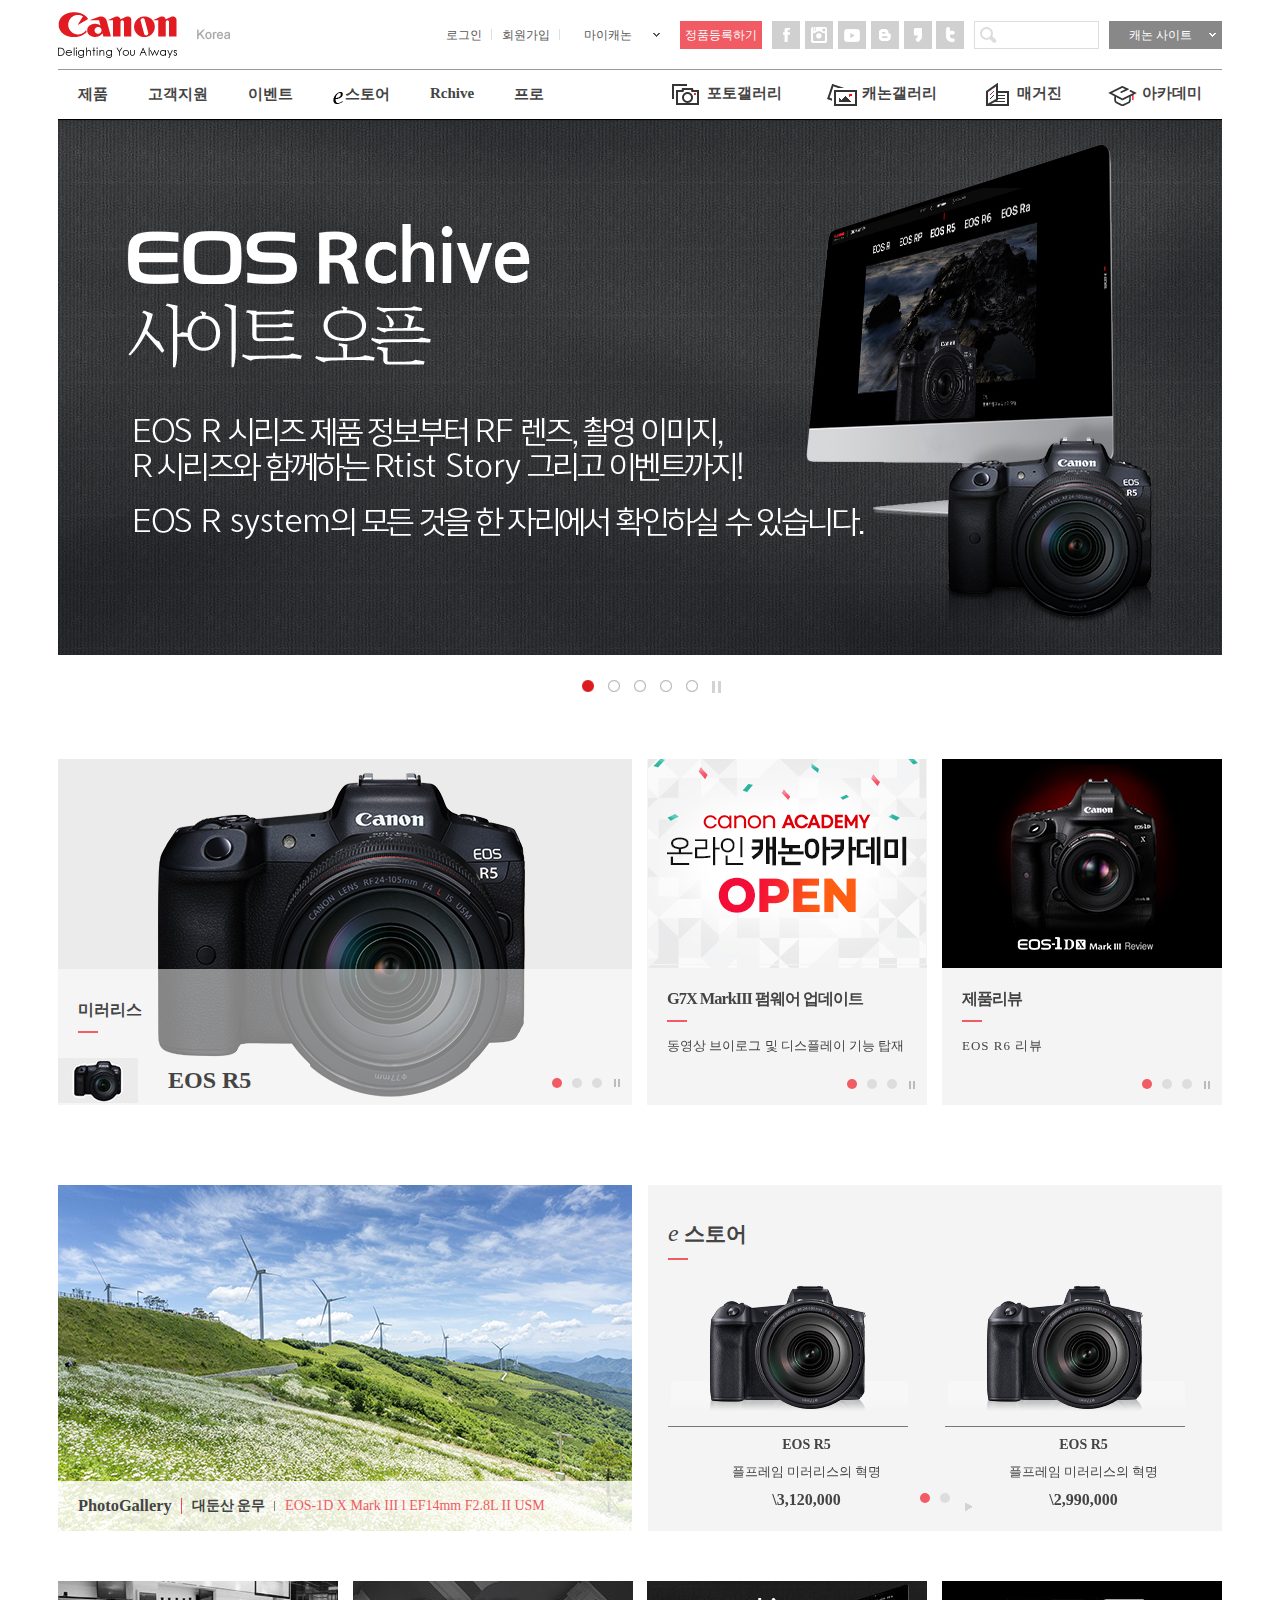
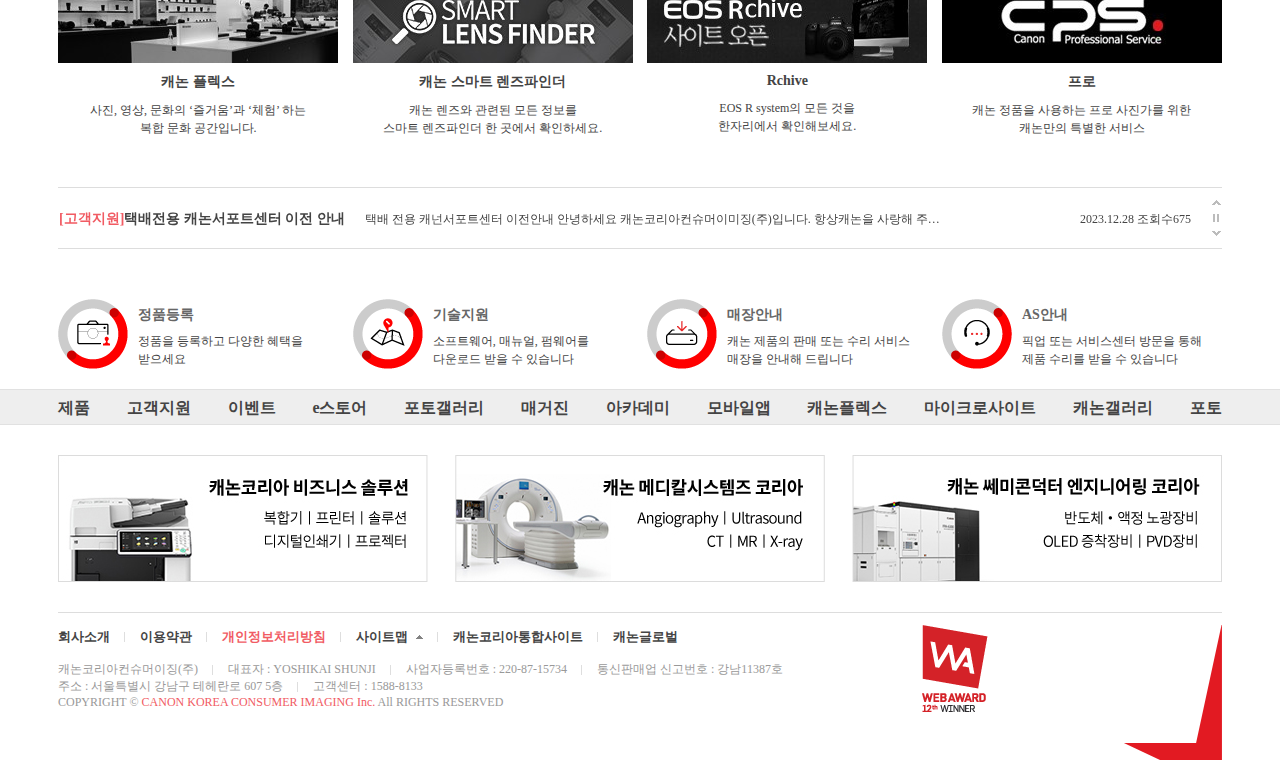
<file: index.html>
<!DOCTYPE html>
<html lang="ko">

<head>
    <meta charset="UTF-8">
    <meta name="viewport" content="width=device-width, initial-scale=1.0">
    <title>캐논코리아 주식회사</title>
    <link rel="shortcut icon" href="favicon.ico" type="image/x-icon">
    <link rel="stylesheet" href="css/slick.css">
    <link rel="stylesheet" href="css/reset.css">
    <link rel="stylesheet" href="css/index.css">
    <script src="js/jquery-3.7.1.js"></script>
    <script src="js/slick.js"></script>
    <script src="js/index.js"></script>
</head>

<body>
    <div id="wrap">
        <header id="header">
            <div class="head_inner">
                <div class="h_top">
                    <h1 class="logo"><a href="#">logo</a></h1>
                    <nav class="nav">
                        <ul class="util">
                            <li class="util_log"><a href="#">로그인</a></li>
                            <li class="util_join"><a href="#">회원가입</a></li>
                            <li class="util_myca">
                                <a href="#">마이캐논</a>
                                <ul class="my">
                                    <li><a href="#">마이 정품등록</a></li>
                                    <li><a href="#">마이 쿠폰</a></li>
                                    <li><a href="#">주문/배송조회</a></li>
                                    <li><a href="#">장바구니</a></li>
                                </ul><!-- my -->
                            </li><!-- util_myca -->
                            <li class="util_legist"><a href="#">정품등록하기</a></li>
                            <li class="util_sns"><a href="#">sns</a></li>
                            <li class="util_search"><input type="text"></li>
                            <li class="util_site"><a href="#">캐논 사이트</a></li>
                        </ul><!-- util -->
                    </nav><!-- nav -->
                </div><!-- h_top -->
                <div class="h_bottom">
                    <ul class="gnb">
                        <li class="gnb_p">
                            <a href="#">제품</a>
                            <div class="d_wrap">
                                <ul class="g_banner">
                                    <li><a href="#"><img src="images/1536841390688_86nAOe3K5V.jpg" alt="lens"></a></li>
                                    <li><a href="#"><img src="images/gnbban_product_discontinue.png" alt="product"></a>
                                    </li>
                                </ul><!-- g_banner -->
                                <ul class="g_depth">
                                    <li>
                                        <a href="#"><img src="images/lnb_prod_bg1_1.png" alt="bg1">
                                            <p>DSLR</p>
                                        </a>
                                    </li>
                                    <li>
                                        <a href="#"><img src="images/lnb_prod_bg21.png" alt="bg2">
                                            <p>미러리스</p>
                                        </a>
                                    </li>
                                    <li>
                                        <a href="#"><img src="images/lnb_prod_bg3.png" alt="bg3">
                                            <p>렌즈</p>
                                        </a>
                                    </li>
                                    <li>
                                        <a href="#"><img src="images/lnb_prod_bg41.png" alt="bg4">
                                            <p>컴팩트 카메라</p>
                                        </a>
                                    </li>
                                    <li>
                                        <a href="#"><img src="images/lnb_prod_bg5.png" alt="bg5">
                                            <p>포토프린터</p>
                                        </a>
                                    </li>
                                    <li>
                                        <a href="#"><img src="images/lnb_prod_bg6.png" alt="bg6">
                                            <p>캠코더</p>
                                        </a>
                                    </li>
                                    <li>
                                        <a href="#"><img src="images/lnb_prod_bg7.png" alt="bg7">
                                            <p>시네마 EOS</p>
                                        </a>
                                    </li>
                                    <li>
                                        <a href="#"><img src="images/lnb_prod_bg8.png" alt="bg8">
                                            <p>BCTV</p>
                                        </a>
                                    </li>
                                    <li>
                                        <a href="#"><img src="images/lnb_prod_bg9.png" alt="bg9">
                                            <p>디스플레이</p>
                                        </a>
                                    </li>
                                    <li>
                                        <a href="#"><img src="images/lnb_prod_bg11.png" alt="bg10">
                                            <p>쌍안경</p>
                                        </a>
                                    </li>
                                    <li>
                                        <a href="#"><img src="images/lnb_prod_bg15.png" alt="bg11">
                                            <p>프로젝터</p>
                                        </a>
                                    </li>
                                    <li>
                                        <a href="#"><img src="images/lnb_prod_bg12.png" alt="bg12">
                                            <p>액세서리</p>
                                        </a>
                                    </li>
                                </ul><!-- g_depth -->
                            </div><!-- d_wrap -->
                        </li><!-- gnb_p -->
                        <li><a href="#">고객지원</a></li>
                        <li><a href="#">이벤트</a></li>
                        <li><a href="#"><span class="e_img">e</span>스토어</a></li>
                        <li><a href="#">Rchive</a></li>
                        <li><a href="#">프로</a></li>
                    </ul><!-- gnb -->
                    <ul class="g_gallery">
                        <li class="g_p"><a href="#"><span>g</span>포토갤러리</a></li>
                        <li class="g_c"><a href="#"><span>g</span>캐논갤러리</a></li>
                        <li class="g_m"><a href="#"><span>g</span>매거진</a></li>
                        <li class="g_a"><a href="#"><span>g</span>아카데미</a></li>
                    </ul><!-- g_gallery -->
                </div><!-- h_bottom -->
            </div><!-- head_inner -->
        </header><!-- header -->

        <section id="section">
            <div class="main_visual">
                <ul class="move">
                    <li><a href="#"><img src="images/main1.jpg" alt="main1"></a></li>
                    <li><a href="#"><img src="images/main2.jpg" alt="main2"></a></li>
                    <li><a href="#"><img src="images/main3.jpg" alt="main3"></a></li>
                    <li><a href="#"><img src="images/main4.jpg" alt="main4"></a></li>
                    <li><a href="#"><img src="images/main5.jpg" alt="main5"></a></li>
                </ul><!-- move -->
                <button class="stop">정지</button>
            </div><!-- main_visual -->
            <div class="main1">
                <div class="photo_wrap">
                    <ul class="photo">
                        <li>
                            <a href="#">
                                <img src="images/1594281520529_r31f92akRk.jpg" alt="미러리스">
                                <div class="p_title">
                                    <h3>미러리스</h3>
                                    <div class="line"></div>
                                    <img src="images/1594281683025_Q3ICK0gBde.jpg" alt="EOS R5">
                                    <h2>EOS R5</h2>
                                </div><!-- p_title -->
                            </a>
                        </li>
                        <li>
                            <a href="#">
                                <img src="images/1592811586255_BBiGcs4QwO.jpg" alt="DSLR">
                                <div class="p_title">
                                    <h3>DSLR</h3>
                                    <div class="line"></div>
                                    <img src="images/1590474358464_Brp8gcpzSQ.png" alt="EOS R5">
                                    <h2>EOS R5</h2>
                                </div><!-- p_title -->
                            </a>
                        </li>
                        <li>
                            <a href="#">
                                <img src="images/1594281753186_Np2FESZgEU.jpg" alt="미러리스">
                                <div class="p_title">
                                    <h3>RF렌즈</h3>
                                    <div class="line"></div>
                                    <img src="images/1594281759405_aMVC36TUDk.jpg" alt="EOS R5">
                                    <h2>EOS R5</h2>
                                </div><!-- p_title -->
                            </a>
                        </li>

                    </ul><!-- photo -->
                    <button class="p_stop">정지</button>

                </div><!-- photo_wrap -->
                <div class="banner_wrap">
                    <ul class="banner">
                        <li>
                            <a href="#">
                                <img src="images/1590549708724_7T7ibzzM58.jpg" alt="">
                                <div class="b_title">
                                    <h3>G7X MarkIII 펌웨어 업데이트</h3>
                                    <div class="line"></div>
                                    <p>동영상 브이로그 및 디스플레이 기능 탑재</p>
                                </div><!-- b_title -->
                            </a>
                        </li>
                        <li>
                            <a href="#">
                                <img src="images/1590549708724_7T7ibzzM58.jpg" alt="">
                                <div class="b_title">
                                    <h3>아카데미 10월 강의</h3>
                                    <div class="line"></div>
                                    <p>실시간 비대면으로 만나는 캐논 아카데미 사진, 영상 강의</p>
                                </div><!-- b_title -->
                            </a>
                        </li>
                        <li>
                            <a href="#">
                                <img src="images/1590549708724_7T7ibzzM58.jpg" alt="">
                                <div class="b_title">
                                    <h3>EOS 웹캠 유틸리티 소프트웨어 출시</h3>
                                    <div class="line"></div>
                                    <p>캐논 카메라를 웹캠으로 변환해주는 소프트웨어</p>
                                </div><!-- b_title -->
                            </a>
                        </li>
                    </ul><!-- banner -->
                    <button class="b_stop">정지</button>
                </div><!-- banner_wrap -->
                <div class="view_wrap">
                    <ul class="viewer">
                        <li>
                            <a href="#">
                                <img src="images/1587000646594_6GRdMIGKi0.jpg" alt="">
                                <div class="v_title">
                                    <h3>제품리뷰</h3>
                                    <div class="line"></div>
                                    <p>EOS R6 리뷰</p>
                                </div><!-- v_title -->
                            </a>
                        </li>
                        <li>
                            <a href="#">
                                <img src="images/1587000646594_6GRdMIGKi0.jpg" alt="">
                                <div class="v_title">
                                    <h3>스마트 렌즈 파인더</h3>
                                    <div class="line"></div>
                                    <p>캐논 렌즈를 찾는 스마트한 방법!</p>
                                </div><!-- v_title -->
                            </a>
                        </li>
                        <li>
                            <a href="#">
                                <img src="images/1587000646594_6GRdMIGKi0.jpg" alt="">
                                <div class="v_title">
                                    <h3>제품 리뷰</h3>
                                    <div class="line"></div>
                                    <p>canon Log에 관한 모든것</p>
                                </div><!-- v_title -->
                            </a>
                        </li>
                    </ul><!-- viewer -->
                    <button class="v_stop">정지</button>
                </div><!-- view_wrap -->
            </div><!-- main1 -->
            <div class="main2">
                <div class="gallery">
                    <a href="#">
                        <img src="images/1594618392361_UW8Jt9zjzO.jpg" alt="">
                        <div class="g_title">
                            <h3>PhotoGallery</h3>
                            <h4>대둔산 운무</h4>
                            <p>EOS-1D X Mark III l EF14mm F2.8L II USM</p>
                        </div><!-- g_title -->
                    </a>
                </div><!-- gallery -->
                <div class="e_store">
                    <h2><span>e</span>스토어</h2>
                    <div class="line"></div>
                    <ul class="store">
                        <li>
                            <a href="#">
                                <img src="images/1589358791875_kz2Z81kwGs.jpg" alt="">
                                <h3>EOS R5</h3>
                                <p>플프레임 미러리스의 혁명</p>
                                <p class="price">\3,120,000</p>
                            </a>
                        </li>
                        <li>
                            <a href="#">
                                <img src="images/1589358791875_kz2Z81kwGs.jpg" alt="">
                                <h3>EOS R5</h3>
                                <p>플프레임 미러리스의 혁명</p>
                                <p class="price">\2,990,000</p>
                            </a>
                        </li>
                        <li>
                            <a href="#">
                                <img src="images/1589358791875_kz2Z81kwGs.jpg" alt="">
                                <h3>EOS R5</h3>
                                <p>플프레임 미러리스의 혁명</p>
                                <p class="price">\3,330,000</p>
                            </a>
                        </li>
                        <li>
                            <a href="#">
                                <img src="images/1589358791875_kz2Z81kwGs.jpg" alt="">
                                <h3>EOS R5</h3>
                                <p>플프레임 미러리스의 혁명</p>
                                <p class="price">\2,540,000</p>
                            </a>
                        </li>
                    </ul><!-- store -->
                    <button class="e_play">재생</button>
                </div><!-- e_store -->

            </div><!-- main2 -->

            <div class="main3">
                <ul class="main3_list">
                    <li>
                        <a href="#">
                            <img src="images/1580721177237_MTqzuOU3n5.jpg" alt="">
                            <h4>캐논 플렉스</h4>
                            <p>
                                사진, 영상, 문화의 ‘즐거움’과 ‘체험’ 하는 <br>
                                복합 문화 공간입니다.
                            </p>
                        </a>
                    </li>
                    <li>
                        <a href="#">
                            <img src="images/1492676215327_lSMYTk9ryV.jpg" alt="">
                            <h4>캐논 스마트 렌즈파인더</h4>
                            <p>
                                캐논 렌즈와 관련된 모든 정보를 <br>
                                스마트 렌즈파인더 한 곳에서 확인하세요.
                            </p>
                        </a>
                    </li>
                    <li>
                        <a href="#">
                            <img src="images/1594800250965_SsbWGJfmxv.jpg" alt="">
                            <h4>Rchive</h4>
                            <p>
                                EOS R system의 모든 것을 <br>
                                한자리에서 확인해보세요.
                            </p>
                        </a>
                    </li>
                    <li>
                        <a href="#">
                            <img src="images/1423707176234_CA5pzvvvIH.jpg" alt="">
                            <h4>프로</h4>
                            <p>
                                캐논 정품을 사용하는 프로 사진가를 위한 <br>
                                캐논만의 특별한 서비스
                            </p>
                        </a>
                    </li>
                </ul><!-- main3_list -->
            </div><!-- main3 -->

            <div class="main4">
                <ul class="notice">
                    <li>
                        <a href="#">
                            <h4><span>[고객지원]</span>택배전용 캐논서포트센터 이전 안내</h4>
                            <p>
                                택배 전용 캐넌서포트센터 이전안내 안녕하세요 캐논코리아컨슈머이미징(주)입니다. 항상캐논을 사랑해 주시는 고객님께
                            </p>
                        </a>
                        <p class="date">2023.12.28 조회수675</p>
                    </li>
                    <li>
                        <a href="#">
                            <h4><span>[고객지원]</span>캐논 서프트 센터 영업변경 안내</h4>
                            <p>
                                캐논 서포트 센터 영엽 변경 안내 안녕하세요 캐넌코리아슈머이미징(주)입니다. 항상 캐논 제품을 사랑해 주시는 고객님께
                            </p>
                        </a>
                        <p class="date">2023.12.28 조회수1,234</p>
                    </li>
                    <li>
                        <a href="#">
                            <h4><span>[아카데미]</span>캐논아카데미 12월 휴강 안내</h4>
                            <p>
                                안녕하세요 캐논아케데미입니다. 코로나 19 바이러스의 지속적인 확산으로 인해 서울, 부산 캐논아카데미에서 진행되는 오프라인 강의
                            </p>
                        </a>
                        <p class="date">2023.12.28 조회수712</p>
                    </li>
                    <li>
                        <a href="#">
                            <h4><span>[이스토어]</span>카드행사]2023년 12월 무이자 행사 안내</h4>
                            <p>
                                안녕하세요 캐논코리아컨수머이미징 입니다. 이스토어를 이용해주시는 고객님께 감사드리며, 10월 부분 무이자 할부를
                            </p>
                        </a>
                        <p class="date">2023.12.28 조회수478</p>
                    </li>
                    <li>
                        <a href="#">
                            <h4><span>[고객지원]</span>합병에 따른 개인정보 이전 안내</h4>
                            <p>
                                합병에 따른 개인정보 이전 안내 캐논코리아 컨슈머 이미징(주)은 202년 1월 1일을 합병기일로 하여 캐논코리아 비즈니스 솔루션 </p>
                        </a>
                        <p class="date">2023.12.28 조회수1,025</p>
                    </li>
                </ul><!-- notice -->
                <button class="n_stop">정지</button>
            </div><!-- main4 -->

            <div class="main5">
                <ul class="link">
                    <li class="link1">
                        <a href="#">
                            <h4>정품등록</h4>
                            <p>
                                정품을 등록하고 다양한 혜택을 <br>
                                받으세요
                            </p>
                        </a>
                    </li>
                    <li class="link2">
                        <a href="#">
                            <h4>기술지원</h4>
                            <p>소프트웨어, 매뉴얼, 펌웨어를 <br>
                                다운로드 받을 수 있습니다
                            </p>
                        </a>
                    </li>
                    <li class="link3">
                        <a href="#">
                            <h4>매장안내</h4>
                            <p>캐논 제품의 판매 또는 수리 서비스<br>
                                매장을 안내해 드립니다
                            </p>
                        </a>
                    </li>
                    <li class="link4">
                        <a href="#">
                            <h4>AS안내</h4>
                            <p>픽업 또는 서비스센터 방문을 통해<br> 
                                제품 수리를 받을 수 있습니다
                            </p>
                        </a>
                    </li>
                </ul><!-- link -->
            </div><!-- main5 -->

        </section><!-- section -->
        <footer id="footer">
            <div class="f_top">
                <div class="f_inner">
                    <ul class="f_gnb">
                        <li><a href="#">제품</a></li>
                        <li><a href="#">고객지원</a></li>
                        <li><a href="#">이벤트</a></li>
                        <li><a href="#">e스토어</a></li>
                        <li><a href="#">포토갤러리</a></li>
                        <li><a href="#">매거진</a></li>
                        <li><a href="#">아카데미</a></li>
                        <li><a href="#">모바일앱</a></li>
                        <li><a href="#">캐논플렉스</a></li>
                        <li><a href="#">마이크로사이트</a></li>
                        <li><a href="#">캐논갤러리</a></li>
                        <li><a href="#">포토</a></li>
                    </ul>
                </div><!-- f_inner -->
            </div><!-- f_top -->
            <div class="f_middle">
                <ul class="f_img">
                    <li><a href="#"><img src="images/linkBox01.jpg" alt="linkBox01"></a></li>
                    <li><a href="#"><img src="images/linkBox02.jpg" alt="linkBox02"></a></li>
                    <li><a href="#"><img src="images/linkBox03.jpg" alt="linkBox03"></a></li>
                </ul><!-- f_img -->
            </div><!-- f_middle -->
            <div class="f_bottom">
                <ul class="f_menu">
                    <li><a href="#">회사소개</a></li>
                    <li><a href="#">이용약관</a></li>
                    <li><a href="#" class="f_menu3">개인정보처리방침</a></li>
                    <li><a href="#" class="f_menu4">사이트맵</a></li>
                    <li><a href="#" class="f_menu5">캐논코리아통합사이트</a></li>
                    <li><a href="#" class="f_menu5">캐논글로벌</a></li>
                </ul><!-- f_menu -->
                <ul class="f_company">
                    <li>캐논코리아컨슈머이징(주)</li>
                    <li>대표자 : YOSHIKAI SHUNJI</li>
                    <li>사업자등록번호 : 220-87-15734</li>
                    <li>통신판매업 신고번호 : 강남11387호</li>
                </ul><!-- f_company -->
                <address class="address">
                    <p>주소 : 서울특별시 강남구 테헤란로 607 5층</p>
                    <p>고객센터 : 1588-8133</p>
                </address><!-- address -->
                <div class="f_copy">
                    COPYRIGHT © <span>CANON KOREA CONSUMER IMAGING Inc.</span> All RIGHTS RESERVED
                </div>
                <div class="f_bg">
                    <img src="images/awardLogo.png" alt="awardLogo">
                </div><!-- f_bg -->
            </div><!-- f_bottom -->
        </footer><!-- footer -->
    </div><!-- wrap -->
</body>

</html>
</file>
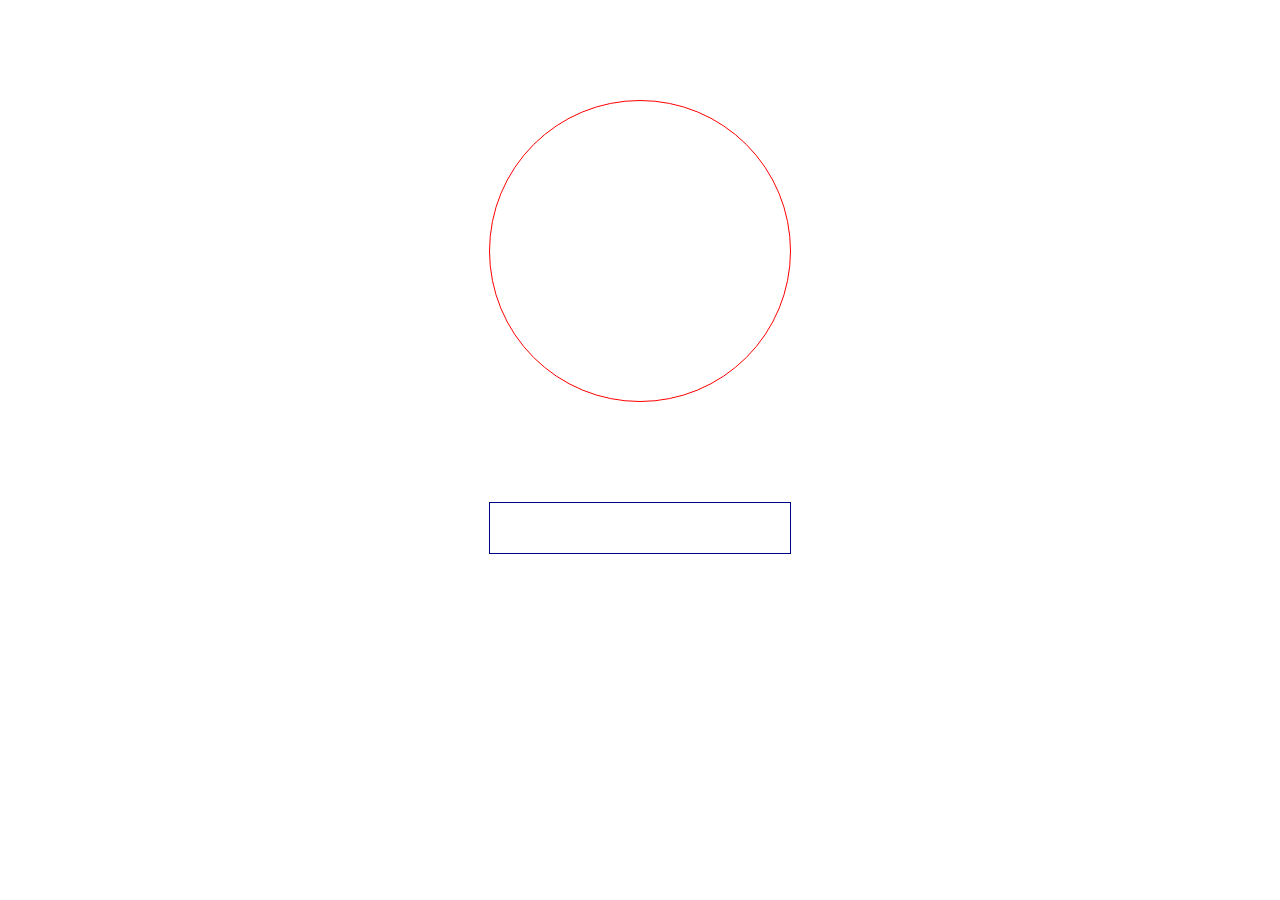
<file: count.html>
<!DOCTYPE html>
<html lang="ko">
<head>
    <meta charset="UTF-8">
    <meta name="viewport" content="width=device-width, initial-scale=1.0">
    <title>Document</title>
    <style type="text/css">
        .time{
            width: 300px;
            height: 300px;
            border-radius: 50%;
            border: 1px solid red;
            margin: 100px auto;
            text-align: center;
            line-height: 300px;
            font-weight: bold;
            color: red;
            font-size: 100px;
        }
        .count{
            width: 300px;
            height: 50px;
            border: 1px solid darkblue;
            margin: 100px auto;
            text-align: center;
            line-height: 50px;
            font-weight: bold;
            color: darkblue;
            font-size: 35px;
        }
    </style>
    <script src="js/jquery-3.7.1.js"></script>
    <script lang="java">
        $(function(){
            $(function(){
                var i;
                setInterval(function(){
                    if(i<99){
                        i++;
                    }else{
                        i=0;
                    }//if
                    $(".time").text(i)
                },1000)//interval

                var j;
                setInterval(function(){
                    if(j<5){
                        J++;
                    }else{
                        j=0;
                    }//if
                    $(".count").text("time :" + j)
                },1000)//setinterval

                setTimeout(function(){
                    location.href="http://www.naver.com"
                },5000)







            })//fuction







        })//jquery
    </script>
</head>
<body>
    <div class="time"></div>
    <div class="count"></div>
</body>
</html>
</file>
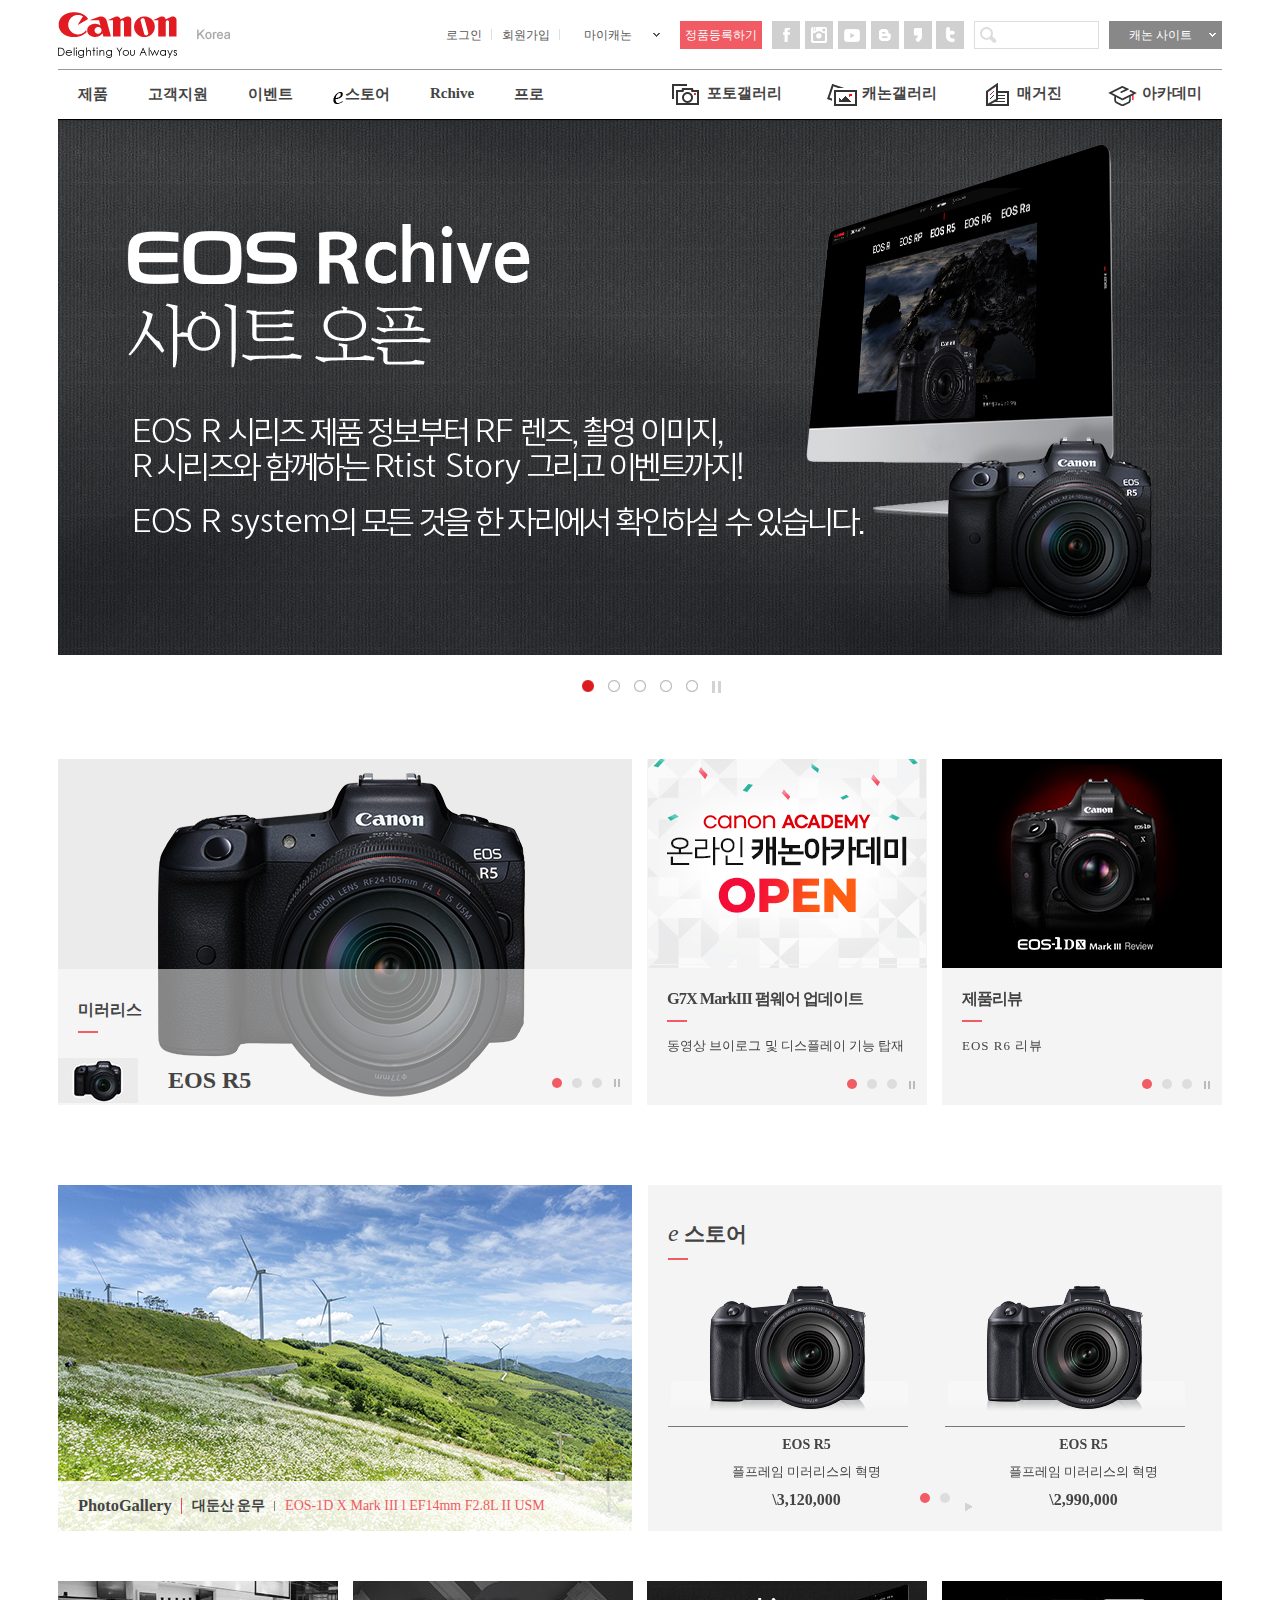
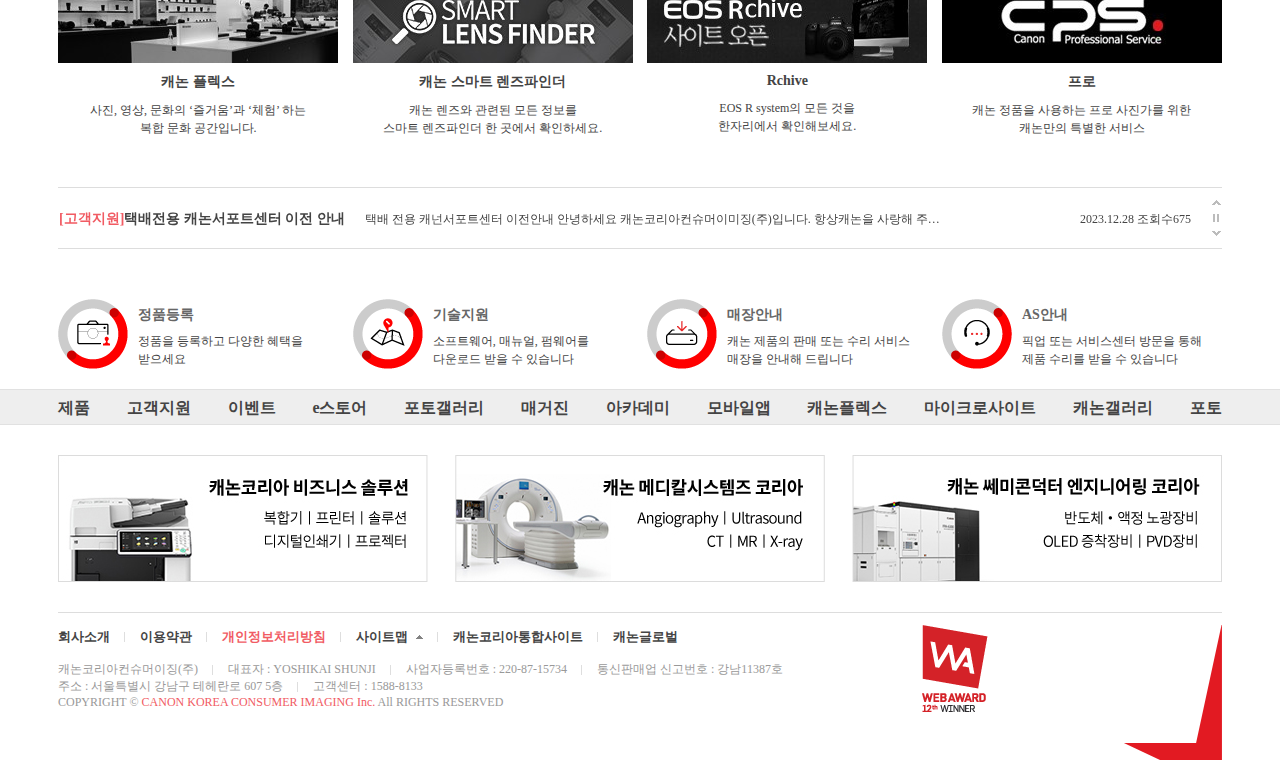
<file: index2.html>
<!DOCTYPE html>
<html lang="ko">

<head>
    <meta charset="UTF-8">
    <meta name="viewport" content="width=device-width, initial-scale=1.0">
    <!-- <meta http-equiv="refresh" content=" > -->
    <title>캐논코리아 주식회사</title>
    <link rel="shortcut icon" href="favicon.ico" type="image/x-icon">
    <link rel="stylesheet" href="css/slick.css">
    <link rel="stylesheet" href="css/reset.css">
    <link rel="stylesheet" href="css/index.css">
    <script src="js/jquery-3.7.1.js"></script>
    <script src="js/slick.js"></script>
    <script src="js/index.js"></script>
</head>

<body>
    <div id="wrap">
        <header id="header">
            <div class="head_inner">
                <div class="h_top">
                    <h1 class="logo"><a href="#">logo</a></h1>
                    <nav class="nav">
                        <ul class="util">
                            <li class="util_log"><a href="#">로그인</a></li>
                            <li class="util_join"><a href="#">회원가입</a></li>
                            <li class="util_myca">
                                <a href="#">마이캐논</a>
                                <ul class="my">
                                    <li><a href="#">마이 정품등록</a></li>
                                    <li><a href="#">마이 쿠폰</a></li>
                                    <li><a href="#">주문/배송조회</a></li>
                                    <li><a href="#">장바구니</a></li>
                                </ul><!-- my -->
                            </li><!-- util_myca -->
                            <li class="util_legist"><a href="#">정품등록하기</a></li>
                            <li class="util_sns"><a href="#">sns</a></li>
                            <li class="util_search"><input type="text"></li>
                            <li class="util_site"><a href="#">캐논 사이트</a></li>
                        </ul><!-- util -->
                    </nav><!-- nav -->
                </div><!-- h_top -->
                <div class="h_bottom">
                    <ul class="gnb">
                        <li class="gnb_p">
                            <a href="#">제품</a>
                            <div class="d_wrap">
                                <ul class="g_banner">
                                    <li><a href="#"><img src="images/1536841390688_86nAOe3K5V.jpg" alt="lens"></a></li>
                                    <li><a href="#"><img src="images/gnbban_product_discontinue.png" alt="product"></a>
                                    </li>
                                </ul><!-- g_banner -->
                                <ul class="g_depth">
                                    <li>
                                        <a href="#"><img src="images/lnb_prod_bg1_1.png" alt="bg1">
                                            <p>DSLR</p>
                                        </a>
                                    </li>
                                    <li>
                                        <a href="#"><img src="images/lnb_prod_bg21.png" alt="bg2">
                                            <p>미러리스</p>
                                        </a>
                                    </li>
                                    <li>
                                        <a href="#"><img src="images/lnb_prod_bg3.png" alt="bg3">
                                            <p>렌즈</p>
                                        </a>
                                    </li>
                                    <li>
                                        <a href="#"><img src="images/lnb_prod_bg41.png" alt="bg4">
                                            <p>컴팩트 카메라</p>
                                        </a>
                                    </li>
                                    <li>
                                        <a href="#"><img src="images/lnb_prod_bg5.png" alt="bg5">
                                            <p>포토프린터</p>
                                        </a>
                                    </li>
                                    <li>
                                        <a href="#"><img src="images/lnb_prod_bg6.png" alt="bg6">
                                            <p>캠코더</p>
                                        </a>
                                    </li>
                                    <li>
                                        <a href="#"><img src="images/lnb_prod_bg7.png" alt="bg7">
                                            <p>시네마 EOS</p>
                                        </a>
                                    </li>
                                    <li>
                                        <a href="#"><img src="images/lnb_prod_bg8.png" alt="bg8">
                                            <p>BCTV</p>
                                        </a>
                                    </li>
                                    <li>
                                        <a href="#"><img src="images/lnb_prod_bg9.png" alt="bg9">
                                            <p>디스플레이</p>
                                        </a>
                                    </li>
                                    <li>
                                        <a href="#"><img src="images/lnb_prod_bg11.png" alt="bg10">
                                            <p>쌍안경</p>
                                        </a>
                                    </li>
                                    <li>
                                        <a href="#"><img src="images/lnb_prod_bg15.png" alt="bg11">
                                            <p>프로젝터</p>
                                        </a>
                                    </li>
                                    <li>
                                        <a href="#"><img src="images/lnb_prod_bg12.png" alt="bg12">
                                            <p>액세서리</p>
                                        </a>
                                    </li>
                                </ul><!-- g_depth -->
                            </div><!-- d_wrap -->
                        </li><!-- gnb_p -->
                        <li><a href="#">고객지원</a></li>
                        <li><a href="#">이벤트</a></li>
                        <li><a href="#"><span class="e_img">e</span>스토어</a></li>
                        <li><a href="#">Rchive</a></li>
                        <li><a href="#">프로</a></li>
                    </ul><!-- gnb -->
                    <ul class="g_gallery">
                        <li class="g_p"><a href="#"><span>g</span>포토갤러리</a></li>
                        <li class="g_c"><a href="#"><span>g</span>캐논갤러리</a></li>
                        <li class="g_m"><a href="#"><span>g</span>매거진</a></li>
                        <li class="g_a"><a href="#"><span>g</span>아카데미</a></li>
                    </ul><!-- g_gallery -->
                </div><!-- h_bottom -->
            </div><!-- head_inner -->
        </header><!-- header -->

        <section id="section">
            <div class="main_visual">
                <ul class="move">
                    <li><a href="#"><img src="images/main1.jpg" alt="main1"></a></li>
                    <li><a href="#"><img src="images/main2.jpg" alt="main2"></a></li>
                    <li><a href="#"><img src="images/main3.jpg" alt="main3"></a></li>
                    <li><a href="#"><img src="images/main4.jpg" alt="main4"></a></li>
                    <li><a href="#"><img src="images/main5.jpg" alt="main5"></a></li>
                </ul><!-- move -->
                <button class="stop">정지</button>
            </div><!-- main_visual -->
            <div class="main1">
                <div class="photo_wrap">
                    <ul class="photo">
                        <li>
                            <a href="#">
                                <img src="images/1594281520529_r31f92akRk.jpg" alt="미러리스">
                                <div class="p_title">
                                    <h3>미러리스</h3>
                                    <div class="line"></div>
                                    <img src="images/1594281683025_Q3ICK0gBde.jpg" alt="EOS R5">
                                    <h2>EOS R5</h2>
                                </div><!-- p_title -->
                            </a>
                        </li>
                        <li>
                            <a href="#">
                                <img src="images/1592811586255_BBiGcs4QwO.jpg" alt="DSLR">
                                <div class="p_title">
                                    <h3>DSLR</h3>
                                    <div class="line"></div>
                                    <img src="images/1590474358464_Brp8gcpzSQ.png" alt="EOS R5">
                                    <h2>EOS R5</h2>
                                </div><!-- p_title -->
                            </a>
                        </li>
                        <li>
                            <a href="#">
                                <img src="images/1594281753186_Np2FESZgEU.jpg" alt="미러리스">
                                <div class="p_title">
                                    <h3>RF렌즈</h3>
                                    <div class="line"></div>
                                    <img src="images/1594281759405_aMVC36TUDk.jpg" alt="EOS R5">
                                    <h2>EOS R5</h2>
                                </div><!-- p_title -->
                            </a>
                        </li>

                    </ul><!-- photo -->
                    <button class="p_stop">정지</button>

                </div><!-- photo_wrap -->
                <div class="banner_wrap">
                    <ul class="banner">
                        <li>
                            <a href="#">
                                <img src="images/1590549708724_7T7ibzzM58.jpg" alt="">
                                <div class="b_title">
                                    <h3>G7X MarkIII 펌웨어 업데이트</h3>
                                    <div class="line"></div>
                                    <p>동영상 브이로그 및 디스플레이 기능 탑재</p>
                                </div><!-- b_title -->
                            </a>
                        </li>
                        <li>
                            <a href="#">
                                <img src="images/1590549708724_7T7ibzzM58.jpg" alt="">
                                <div class="b_title">
                                    <h3>아카데미 10월 강의</h3>
                                    <div class="line"></div>
                                    <p>실시간 비대면으로 만나는 캐논 아카데미 사진, 영상 강의</p>
                                </div><!-- b_title -->
                            </a>
                        </li>
                        <li>
                            <a href="#">
                                <img src="images/1590549708724_7T7ibzzM58.jpg" alt="">
                                <div class="b_title">
                                    <h3>EOS 웹캠 유틸리티 소프트웨어 출시</h3>
                                    <div class="line"></div>
                                    <p>캐논 카메라를 웹캠으로 변환해주는 소프트웨어</p>
                                </div><!-- b_title -->
                            </a>
                        </li>
                    </ul><!-- banner -->
                    <button class="b_stop">정지</button>
                </div><!-- banner_wrap -->
                <div class="view_wrap">
                    <ul class="viewer">
                        <li>
                            <a href="#">
                                <img src="images/1587000646594_6GRdMIGKi0.jpg" alt="">
                                <div class="v_title">
                                    <h3>제품리뷰</h3>
                                    <div class="line"></div>
                                    <p>EOS R6 리뷰</p>
                                </div><!-- v_title -->
                            </a>
                        </li>
                        <li>
                            <a href="#">
                                <img src="images/1587000646594_6GRdMIGKi0.jpg" alt="">
                                <div class="v_title">
                                    <h3>스마트 렌즈 파인더</h3>
                                    <div class="line"></div>
                                    <p>캐논 렌즈를 찾는 스마트한 방법!</p>
                                </div><!-- v_title -->
                            </a>
                        </li>
                        <li>
                            <a href="#">
                                <img src="images/1587000646594_6GRdMIGKi0.jpg" alt="">
                                <div class="v_title">
                                    <h3>제품 리뷰</h3>
                                    <div class="line"></div>
                                    <p>canon Log에 관한 모든것</p>
                                </div><!-- v_title -->
                            </a>
                        </li>
                    </ul><!-- viewer -->
                    <button class="v_stop">정지</button>
                </div><!-- view_wrap -->
            </div><!-- main1 -->
            <div class="main2">
                <div class="gallery">
                    <a href="#">
                        <img src="images/1594618392361_UW8Jt9zjzO.jpg" alt="">
                        <div class="g_title">
                            <h3>PhotoGallery</h3>
                            <h4>대둔산 운무</h4>
                            <p>EOS-1D X Mark III l EF14mm F2.8L II USM</p>
                        </div><!-- g_title -->
                    </a>
                </div><!-- gallery -->
                <div class="e_store">
                    <h2><span>e</span>스토어</h2>
                    <div class="line"></div>
                    <ul class="store">
                        <li>
                            <a href="#">
                                <img src="images/1589358791875_kz2Z81kwGs.jpg" alt="">
                                <h3>EOS R5</h3>
                                <p>플프레임 미러리스의 혁명</p>
                                <p class="price">\3,120,000</p>
                            </a>
                        </li>
                        <li>
                            <a href="#">
                                <img src="images/1589358791875_kz2Z81kwGs.jpg" alt="">
                                <h3>EOS R5</h3>
                                <p>플프레임 미러리스의 혁명</p>
                                <p class="price">\2,990,000</p>
                            </a>
                        </li>
                        <li>
                            <a href="#">
                                <img src="images/1589358791875_kz2Z81kwGs.jpg" alt="">
                                <h3>EOS R5</h3>
                                <p>플프레임 미러리스의 혁명</p>
                                <p class="price">\3,330,000</p>
                            </a>
                        </li>
                        <li>
                            <a href="#">
                                <img src="images/1589358791875_kz2Z81kwGs.jpg" alt="">
                                <h3>EOS R5</h3>
                                <p>플프레임 미러리스의 혁명</p>
                                <p class="price">\2,540,000</p>
                            </a>
                        </li>
                    </ul><!-- store -->
                    <button class="e_play">재생</button>
                </div><!-- e_store -->

            </div><!-- main2 -->

            <div class="main3">
                <ul class="main3_list">
                    <li>
                        <a href="#">
                            <img src="images/1580721177237_MTqzuOU3n5.jpg" alt="">
                            <h4>캐논 플렉스</h4>
                            <p>
                                사진, 영상, 문화의 ‘즐거움’과 ‘체험’ 하는 <br>
                                복합 문화 공간입니다.
                            </p>
                        </a>
                    </li>
                    <li>
                        <a href="#">
                            <img src="images/1492676215327_lSMYTk9ryV.jpg" alt="">
                            <h4>캐논 스마트 렌즈파인더</h4>
                            <p>
                                캐논 렌즈와 관련된 모든 정보를 <br>
                                스마트 렌즈파인더 한 곳에서 확인하세요.
                            </p>
                        </a>
                    </li>
                    <li>
                        <a href="#">
                            <img src="images/1594800250965_SsbWGJfmxv.jpg" alt="">
                            <h4>Rchive</h4>
                            <p>
                                EOS R system의 모든 것을 <br>
                                한자리에서 확인해보세요.
                            </p>
                        </a>
                    </li>
                    <li>
                        <a href="#">
                            <img src="images/1423707176234_CA5pzvvvIH.jpg" alt="">
                            <h4>프로</h4>
                            <p>
                                캐논 정품을 사용하는 프로 사진가를 위한 <br>
                                캐논만의 특별한 서비스
                            </p>
                        </a>
                    </li>
                </ul><!-- main3_list -->
            </div><!-- main3 -->

            <div class="main4">
                <ul class="notice">
                    <li>
                        <a href="#">
                            <h4><span>[고객지원]</span>택배전용 캐논서포트센터 이전 안내</h4>
                            <p>
                                택배 전용 캐넌서포트센터 이전안내 안녕하세요 캐논코리아컨슈머이미징(주)입니다. 항상캐논을 사랑해 주시는 고객님께
                            </p>
                        </a>
                        <p class="date">2023.12.28 조회수675</p>
                    </li>
                    <li>
                        <a href="#">
                            <h4><span>[고객지원]</span>캐논 서프트 센터 영업변경 안내</h4>
                            <p>
                                캐논 서포트 센터 영엽 변경 안내 안녕하세요 캐넌코리아슈머이미징(주)입니다. 항상 캐논 제품을 사랑해 주시는 고객님께
                            </p>
                        </a>
                        <p class="date">2023.12.28 조회수1,234</p>
                    </li>
                    <li>
                        <a href="#">
                            <h4><span>[아카데미]</span>캐논아카데미 12월 휴강 안내</h4>
                            <p>
                                안녕하세요 캐논아케데미입니다. 코로나 19 바이러스의 지속적인 확산으로 인해 서울, 부산 캐논아카데미에서 진행되는 오프라인 강의
                            </p>
                        </a>
                        <p class="date">2023.12.28 조회수712</p>
                    </li>
                    <li>
                        <a href="#">
                            <h4><span>[이스토어]</span>카드행사]2023년 12월 무이자 행사 안내</h4>
                            <p>
                                안녕하세요 캐논코리아컨수머이미징 입니다. 이스토어를 이용해주시는 고객님께 감사드리며, 10월 부분 무이자 할부를
                            </p>
                        </a>
                        <p class="date">2023.12.28 조회수478</p>
                    </li>
                    <li>
                        <a href="#">
                            <h4><span>[고객지원]</span>합병에 따른 개인정보 이전 안내</h4>
                            <p>
                                합병에 따른 개인정보 이전 안내 캐논코리아 컨슈머 이미징(주)은 202년 1월 1일을 합병기일로 하여 캐논코리아 비즈니스 솔루션 </p>
                        </a>
                        <p class="date">2023.12.28 조회수1,025</p>
                    </li>
                </ul><!-- notice -->
                <button class="n_stop">정지</button>
            </div><!-- main4 -->

            <div class="main5">
                <ul class="link">
                    <li class="link1">
                        <a href="#">
                            <h4>정품등록</h4>
                            <p>
                                정품을 등록하고 다양한 혜택을 <br>
                                받으세요
                            </p>
                        </a>
                    </li>
                    <li class="link2">
                        <a href="#">
                            <h4>기술지원</h4>
                            <p>소프트웨어, 매뉴얼, 펌웨어를 <br>
                                다운로드 받을 수 있습니다
                            </p>
                        </a>
                    </li>
                    <li class="link3">
                        <a href="#">
                            <h4>매장안내</h4>
                            <p>캐논 제품의 판매 또는 수리 서비스<br>
                                매장을 안내해 드립니다
                            </p>
                        </a>
                    </li>
                    <li class="link4">
                        <a href="#">
                            <h4>AS안내</h4>
                            <p>픽업 또는 서비스센터 방문을 통해<br> 
                                제품 수리를 받을 수 있습니다
                            </p>
                        </a>
                    </li>
                </ul><!-- link -->
            </div><!-- main5 -->

        </section><!-- section -->
        <footer id="footer">
            <div class="f_top">
                <div class="f_inner">
                    <ul class="f_gnb">
                        <li><a href="#">제품</a></li>
                        <li><a href="#">고객지원</a></li>
                        <li><a href="#">이벤트</a></li>
                        <li><a href="#">e스토어</a></li>
                        <li><a href="#">포토갤러리</a></li>
                        <li><a href="#">매거진</a></li>
                        <li><a href="#">아카데미</a></li>
                        <li><a href="#">모바일앱</a></li>
                        <li><a href="#">캐논플렉스</a></li>
                        <li><a href="#">마이크로사이트</a></li>
                        <li><a href="#">캐논갤러리</a></li>
                        <li><a href="#">포토</a></li>
                    </ul>
                </div><!-- f_inner -->
            </div><!-- f_top -->
            <div class="f_middle">
                <ul class="f_img">
                    <li><a href="#"><img src="images/linkBox01.jpg" alt="linkBox01"></a></li>
                    <li><a href="#"><img src="images/linkBox02.jpg" alt="linkBox02"></a></li>
                    <li><a href="#"><img src="images/linkBox03.jpg" alt="linkBox03"></a></li>
                </ul><!-- f_img -->
            </div><!-- f_middle -->
            <div class="f_bottom">
                <ul class="f_menu">
                    <li><a href="#">회사소개</a></li>
                    <li><a href="#">이용약관</a></li>
                    <li><a href="#" class="f_menu3">개인정보처리방침</a></li>
                    <li><a href="#" class="f_menu4">사이트맵</a></li>
                    <li><a href="#" class="f_menu5">캐논코리아통합사이트</a></li>
                    <li><a href="#" class="f_menu5">캐논글로벌</a></li>
                </ul><!-- f_menu -->
                <ul class="f_company">
                    <li>캐논코리아컨슈머이징(주)</li>
                    <li>대표자 : YOSHIKAI SHUNJI</li>
                    <li>사업자등록번호 : 220-87-15734</li>
                    <li>통신판매업 신고번호 : 강남11387호</li>
                </ul><!-- f_company -->
                <address class="address">
                    <p>주소 : 서울특별시 강남구 테헤란로 607 5층</p>
                    <p>고객센터 : 1588-8133</p>
                </address><!-- address -->
                <div class="f_copy">
                    COPYRIGHT © <span>CANON KOREA CONSUMER IMAGING Inc.</span> All RIGHTS RESERVED
                </div>
                <div class="f_bg">
                    <img src="images/awardLogo.png" alt="">
                </div><!-- f_bg -->
            </div><!-- f_bottom -->
        </footer><!-- footer -->
    </div><!-- wrap -->
</body>

</html>
</file>
<file: css/index.css>
@charset "utf-8";

#wrap {}

/* header 영역 */
#header {}

.head_inner {
    width: 1164px;
    margin: 0 auto;
}
/* h_top 영역 */
.h_top {
    display: flex;
    justify-content: space-between;
    align-items: center;
    height: 70px;
    /* border: 1px solid teal; */
    border-bottom: 1px solid #999;
}

.h_top .logo {}

.h_top .logo a {
    display: block;
    width: 172px;
    height: 46px;
    background-image: url("../images/log_nor1.png");
    background-repeat: no-repeat;
    text-indent: -9999px;
}

.util {
    display: flex;
}

.util>li {}

.util>li>a {
    display: block;
    font-size: 12px;
    color: #555;
    /* border: 1px solid red; */
    line-height: 28px;
}

.util>li:nth-child(1):hover>a,
.util>li:nth-child(2):hover>a {
    color: red;
}

.util_log,
.util_join,
.util_myca {
    padding: 0 10px;
    line-height: 28px;
}

.util_log,
.util_join {
    background: url("../images/bar_main_util_top.png") no-repeat;
    background-position: right center;
}

.util_myca {
    position: relative;
    width: 110px;
    text-align: center;
}

.util_myca .my {
    position: absolute;
    width: 110px;
    border: 1px solid black;
    padding: 10px;
    background-color: white;
    left: 50%;
    transform: translateX(-50%);
    top: 30px;
    z-index: 100;
    display: none;
}

.util_myca>a {
    /* border: 1px saddlebrown solid; */
    background: url("../images/ico_down01.gif") no-repeat right center;
    padding-right: 15px;
    /* transition: all 0.3s; */
}

.util_myca:hover>a {
    background: url("../images/ico_up01.gif") no-repeat right center;

}

.util_myca .my li {
    padding: 5px 0;
    /* border: 1px solid rebeccapurple; */

}

.util_myca .my li a {
    display: block;
    font-size: 12px;
    /* border: 1px saddlebrown solid; */

}

.util_legist {
    margin-left: 10px;
}

.util_legist a {
    display: block;
    background-color: #f15b63;
    color: white !important;
    line-height: 28px;
    padding: 0 5px;
}

.util_sns {}

.util_sns a {
    display: block;
    background: url("../images/sns4.png") no-repeat;
    width: 192px;
    height: 28px;
    text-indent: -9999px;
    margin-left: 10px;
}

.util_search {
    margin-left: 10px;
}

.util_search input {
    display: block;
    width: 125px;
    height: 28px;
    border: 1px solid #ddd;
    background: url("../images/util_seh.png") no-repeat 5px center;
}

.util_site {
    margin-left: 10px;
}

.util_site a {
    display: block;
    line-height: 28px;
    padding: 0 30px 0 20px;
    background: #888 url("../images/icon_casite.png") no-repeat 100px -10px;
    color: white !important;

}

.util_site:hover a {
    background: #3f3f3f url("../images/icon_casite.png") no-repeat 100px 11px;
}

/* h_bottom  영역 */
.h_bottom {
    display: flex;
    justify-content: space-between;
}
.gnb{
    display: flex;
    /* border: 1px solid green; */

}
.gnb > li{
}
.gnb > li > a{
    display: block;
    font-weight: bold;
    font-size: 15px;
    padding: 15px 20px;
    /* border: 1px solid navy; */

}
.gnb > li:hover > a{
    color: red;
}
.gnb > li > a .e_img{
    display: inline-block;
    background: url("../images/gnb_e_nor.png") no-repeat;
    text-indent: -9999px;
    width: 10px;
    height: 12px;
    vertical-align: bottom;
    padding-right: 12px !important;
}
.gnb > li:hover > a .e_img{
    background: url("../images/gnb_e_nor_hov.png") no-repeat;
}
.gnb_p{
    position: relative;
}
.d_wrap{
    position: absolute;
    width: 1164px;
    background: #f1f1f1;
    /* padding: 15px 15px 30px; */
    padding: 0;
    z-index: 100;
    display: flex;
    height: 0;
    overflow: hidden;
}

.g_banner{}
.g_banner li{}
.g_banner li:nth-child(2){
    margin-top: 15px;
}
.g_banner li a{}

.g_depth{
    margin-left: 15px;
    display: flex;
    flex-wrap: wrap;
    /* border: 1px saddlebrown solid; */
}
.g_depth li{
    width: calc(100% / 5);
    height: 100px;
    text-align: center;
    /* border: 1px tomato solid; */

}
.g_depth li a{
    display: block;
    height: 100%;
    padding-top: 20px;
    position: relative;
}
.g_depth li:hover a{
 border-bottom: 1px solid #f15b63;
}
.g_depth li a img{}
.g_depth li a p{
    font-size: 12px;
    font-weight: bold;
    position: absolute;
    bottom: 0;
    width: 100%;
    padding-bottom: 5px;
}


/* g_gallery 영역 */
.g_gallery{
    /* border: 1px sienna solid; */
    display: flex;

}
.g_gallery li{}
.g_gallery li a {
    display: block;
    font-size: 15px;
    font-weight: bold;
    padding: 8px 20px;
    /* border: 1px solid navy; */
}
.g_gallery li:hover a {
    color: red;
}
.g_gallery li a span{
    width: 30px;
    height: 23px;
    display: inline-block;
    text-indent: -9999px;
    vertical-align: middle;
    /* border: 1px solid red; */
    margin: 5px;
}
.g_gallery li.g_p a span{
    background: url("../images/gnb2_calgal2.png") no-repeat;
}
.g_gallery li.g_c a span{
    background: url("../images/gnb2_gall2.png") no-repeat;

}
.g_gallery li.g_m a span{
    background: url("../images/gnb2_maga2.png") no-repeat;

}
.g_gallery li.g_a a span{
    background: url("../images/gnb2_acad2.png") no-repeat;

}

/* section 영역 */
#section{}
/* main_visual영역 */
.main_visual{
    width: 1164px;
    margin: 0 auto;
    position: relative;
    /* border: 1px solid red; */
    height: 560px;
}
.move{}
.move .slick-slide{
    width: 1164px;
    height: 536px;
}
.move .slick-dots{
    position: absolute;
    left: 50%;
    bottom: -42px;
    transform: translateX(-50%);
}
.move .slick-dots li{
    display: inline-block;
    margin: 5px 7px;
}
.move .slick-dots li button{
    width: 12px;
    height: 12px;
    display: block;
    background-image: url("../images/btn_rolling_b.png");
    background-color: transparent;
    text-indent: -9999px;
    border: none;
    cursor: pointer;
}
.move .slick-dots li.slick-active button{
    background-image: url("../images/btn_rolling_b_on.png");
}
.main_visual .stop{
    display: block;
    width: 12px;
    height: 12px;
    background-color: transparent;
    background-image: url("../images/btn_rolling_b_stop.png");
    text-indent: -9999px;
    border: none;
    background-repeat: no-repeat;
    position: absolute;
    left: calc(50% + 70px);
    bottom: -14px;
    cursor: pointer;
}
.main_visual .stop.on{
    background-image: url("../images/btn_rolling_b_play.png");
    
}

/* main1 영역 */
.main1{
    margin: 80px auto;
    width: 1164px;
    display: flex;
    justify-content: space-between;
}
.photo_wrap{
    width: 574px;
    height: 346px;
    position: relative;
}
.photo{}
.photo .slick-slide{
    position: relative;
}

.photo .slick-dots{
    position: absolute;
    right: 25px;
    bottom: 15px;
}
.photo .slick-dots li{
    display: inline-block;
    margin:0 5px ;

}
.photo .slick-dots li button{
    display: block;
    width: 10px;
    height: 10px;
    text-indent: -9999px;
    border: none;
    background: #ddd;
    cursor: pointer;
    border-radius: 50%;
}
.photo .slick-dots li.slick-active button{
    background: #f15b63;
}
.p_title{
    width: 100%;
    height: 140px;
    background: rgba(255, 255, 255, 0.5);
    position: absolute;
    left: 0;bottom: 0;
}
.p_title h3{
    margin: 30px 0  10px 20px;
    font-weight: 700;
}
.line{
    width: 20px;
    height: 2px;
    background-color: #f15b63;
    margin: 0 0 15px 20px;
}
.p_title img{
    float: left;
    margin: 10px 20px 0 0;
    /* border: 1px solid red; */
}
.p_title h2{
    float: left;
    font-size: 24px;
    line-height: 45px;
    margin: 10px;
    /* border: 1px solid darkblue; */
}
.p_stop{
    position: absolute;
    right: 10px;
    bottom: 17px;
    width: 10px;height: 10px;
    background-image: url("../images/btn_rolling_s_stop.png");
    border: none;
    text-indent: -9999px;
    cursor: pointer;
    background-color: transparent;
}
.p_stop.on{
    background-image: url("../images/btn_rolling_s_play.png");
}
/* banner_wrap 영역 */
.banner_wrap{
    width: 280px;
    height: 346px;
    position: relative;
}
.banner{}
.banner .slick-slide{
    height: 346px;
}
.banner .slick-dots{
    position: absolute;
    right: 25px;
    bottom: 10px;
}
.banner .slick-dots li{
    display: inline-block;
    margin:0 5px ;
}
.banner .slick-dots li button{
    display: block;
    border: none;
    width: 10px;
    height: 10px;
    background-color: #ddd;
    border-radius: 50%;
    text-indent: -9999px;
    cursor: pointer;
}
.banner .slick-dots li.slick-active button{
    background-color: #f15b63;

}
.b_title{
    background: #f4f4f4;
    width: 280px;
    height: 137px;
    padding-right: 10px;
}
.b_title h3{
    font-weight: 700;
    letter-spacing: -1px;
    padding: 20px 0 10px 20px;
}
.b_title p{
    padding-left: 20px !important;
    font-size: 13px;
    /* letter-spacing: 1px; */
}
.b_stop{
    position: absolute;
    right: 10px;
    bottom: 15px;
    width: 10px;height: 10px;
    background-image: url("../images/btn_rolling_s_stop.png");
    border: none;
    text-indent: -9999px;
    cursor: pointer;
    background-color: transparent;
}
.b_stop.on{
    background-image: url("../images/btn_rolling_s_play.png");

}
/* view_wrap영역 */
.view_wrap{
    width: 280px;
    position: relative;

}
.viewer{
}
.viewer .slick-slide{
    width: 280px;
}

.viewer .slick-dots{
    position: absolute;
    right: 25px;
    bottom: 10px;
}

.viewer .slick-dots li{
    display: inline-block;
    margin:0 5px ;

}
.viewer .slick-dots li button{
    display: block;
    width: 10px;
    height: 10px;
    border: none;
    border-radius: 50%;
    background-color: #ddd;
    text-indent: -9999px;

}
.viewer .slick-dots li.slick-active button{
    background: #f15b63;
}


.v_title{
    background: #f4f4f4;
    width: 280px;
    height: 137px;
    padding-right: 10px;
}
.v_title h3{
    font-weight: 700;
    letter-spacing: -1px;
    padding: 20px 0 10px 20px;
}
.v_title p{
    padding-left: 20px !important;
    font-size: 13px;
    letter-spacing: 1px;
}
.v_stop{
    background-image: url("../images/btn_rolling_s_stop.png");
    width: 10px;
    height: 10px;
    cursor: pointer;
    background-color: transparent;
    position: absolute;
    right: 10px;
    bottom: 15px;
    text-indent: -9999px;
    border: none;
}
.v_stop.on{
    background-image: url("../images/btn_rolling_s_play.png");

}

/* main2 영역 */
.main2{
    width: 1164px;
    margin: 0 auto;
    display: flex;
    justify-content: space-between;
}
.gallery{
    width: 574px;
    height: 346px;
    position: relative;
}
.gallery img{}
.g_title{
    position: absolute;
    left: 0;
    bottom: 0;
    width: 100%;
    height: 50px;
    background-color: rgba(255, 255, 255, 0.8);
    align-items: center;
    display: flex;
}
.g_title h3{
    padding: 0 10px 0 20px;
    background: url("../images/bg_gallery_tit.png") no-repeat right center;
}
.g_title h4{
    padding: 0 10px 0 10px;
    background: url("../images/bg_gallery_line.png") no-repeat right center;
    
}
.g_title p{
    padding-left: 10px;
    color: #f15b63;
}
.e_store{
    width: 574px;
    height: 346px;
    position: relative;
    background-color: #f4f4f4;
}
.e_store h2{ 
    padding: 35px 0 0 20px;
}
.e_store h2 span{
    display: inline-block;
    font-size: 24px;
    font-style: italic;
    font-weight: 400;
    margin-right: 5px;
 }

 .e_store .line{
    margin: 10px 0 0 20px;
 }
.store{
    text-align: center;
    padding-left: 20px;
}
.store .slick-slide{}
.store .slick-slide img{
    border-bottom: 1px solid #777;
}
.store .slick-slide h3{
    font-size: 14px;
    margin-top: 10px;
}
.store .slick-slide p{
    font-size: 13px;
    margin-top: 10px;
}
.store .slick-slide p.price{
    font-size: 16px;
    font-weight: bold;
}


.store .slick-dots{
    position: absolute;
    left: 50%;
    bottom: 0;
    transform: translateX(-50%);
}
.store .slick-dots li{
    display: inline-block;
    margin: 0 5px;
}
.store .slick-dots li button{
    display: block;
    width: 10px;
    height: 10px;
    border-radius: 50%;
    text-indent: -9999px;
    border: none;
    background-color: #ddd;
    cursor: pointer;
}
.store .slick-dots li.slick-active button{
    background-color: #f15b63;
}
.e_play{
    position: absolute;
    width: 10px;
    height: 10px;
    text-indent: -9999px;
    border: none;
    display: block;
    background-color: transparent;
    background-image: url("../images/btn_rolling_s_play.png");
    left: calc(50% + 28px);
    bottom: 19px;
    cursor: pointer;
}
.e_play.on{
    background-image: url("../images/btn_rolling_s_stop.png");

}
/* main3 영역 */
.main3{
    width: 1164px;
    margin: 50px auto 0;
}
.main3_list{
    display: flex;
    justify-content: space-between;
}
.main3_list li{
    width: 280px;
    text-align: center;
}
.main3_list li img{}
.main3_list li h4{
    padding: 10px 0;
}
.main3_list li p{
    font-size: 12px;
    width: 80%;
    margin: 0 auto;
    line-height: 1.5;
}
/* main4 영역 */
.main4{
    width: 1164px;
    margin: 50px auto;
    position: relative;
}
.notice{
    border-top: 1px solid #ddd;
    border-bottom: 1px solid #ddd;
}
.notice .slick-slide{
    height: 60px;
    line-height: 60px;
}

.notice .slick-arrow{
    position: absolute;
    width: 11px;
    height: 10px;
    right: 0;
    cursor: pointer;
    text-indent: -9999px;
    border: none;
    z-index: 100;
}
.notice .slick-arrow.slick-prev{
    background: url("../images/btn_rolling_s_top.png") no-repeat;
    top: 10px;
}
.notice .slick-arrow.slick-next{
    background: url("../images/btn_rolling_s_down.png") no-repeat;
    bottom: 10px;
}

.notice h4{
    float: left;
    font-weight: 700;
    font-size: 14px;
    margin-right: 20px;
}
.notice h4 span{
    color: #f15b63;
}
.notice a p{
    float: left;
    font-size: 12px;
    width: 50%;
    white-space: nowrap;
    text-overflow: ellipsis;
    overflow: hidden;
}
.notice .date{
    float: right;
    font-size: 12px;
    margin-right: 30px;
}
.n_stop{
    display: block;
    width: 10px;
    height: 10px;
    text-indent: -9999px;
    border: none;
    cursor: pointer;
    background-color: transparent;
    position: absolute;
    right: 1px ;
    top: 50%;
    transform: translateY(-50%);
    background-image: url("../images/btn_rolling_s_stop.png");
    background-repeat: no-repeat;
}
.n_stop.on{
    background-image: url("../images/btn_rolling_s_play.png");

}
/* main5 영역 */
.main5{
    width: 1164px;
    margin: 20px auto 0;
}
.link{
    display: flex;
    justify-content: space-between;
}
.link li{
    width: 280px;
    height: 70px;
}
.link li a{
    width: 100%;
    height: 100%;
    display: block;
}
.link li h4{
    padding: 5px 0 7px 80px;
    color: #666;
    line-height: 1.5;
    font-weight: bold;
}
.link li p{
    padding-left: 80px;
    font-size: 12px;
    line-height: 1.5;
}

.link1{
    background: url("../images/link2_bg01.png") no-repeat left center;
}
.link2{
    background: url("../images/link2_bg02.png") no-repeat left center;

}
.link3{
    background: url("../images/link2_bg03.png") no-repeat left center;

}
.link4{
    background: url("../images/link2_bg04.png") no-repeat left center;

}

/* footer */
#footer{
    margin-top: 20px;
}
.f_top{
    background-color: rgb(238, 238, 238);
    height: 36px;
    border-top: 1px solid rgb(225, 225, 225);
    border-bottom: 1px solid  rgb(225, 225, 225);
}
.f_inner{
    width: 1164px;
    margin: 0 auto;
    height: 100%;
}
.f_gnb{
    display: flex;
    justify-content: space-between;
    align-items: center;
    height: 36px;
}
.f_gnb li{
}
.f_gnb li a{
    display: block;
    font-weight: bold;
    font-size: 16px;
}
.f_gnb li a:hover{
    text-decoration: underline;
}
.f_middle{
    width: 1164px;
    margin: 30px auto 0;
    border-bottom: 1px solid #ddd;
    padding-bottom: 30px;
    /* border: 1px solid darkblue; */
}
.f_img{
    display: flex;
    justify-content: space-between;
    height: 127px;
    text-align: center;

}
.f_middle img{
    width: 370px;
    height: 127px;
}
.f_bottom{
    width: 1164px;
    margin: 0 auto;
    /* border: 1px solid red; */
    padding-top: 15px;
    position: relative;
}
.f_menu{
    display: flex;
    /* border: 1px solid darkblue; */
}
.f_menu li{
    background: url("../images/bar_footer_02.png") no-repeat right center;
}
.f_menu li:last-child{
    background: none;
}
.f_menu li a{
    font-size: 13px;
    font-weight: bold;
    padding: 0 15px;
}
.f_menu li:first-child a{
    padding-left: 0 !important;
}
.f_menu3{
    color: #f15b63;
}
.f_menu4{
    background:url("../images/arr_footer_up.png") no-repeat right center ;
    margin-right: 15px;
}
.f_menu li:hover .f_menu4{
    background:url("../images/arr_footer_down.png") no-repeat right center ;
}
.f_menu5{
    font-weight: 400;
}
.f_company{
    overflow: hidden;
    margin-top: 15px;
}
.f_company li{
    float: left;
    padding: 0 15px ;
    font-size: 12px;
    background: url("../images/bar_footer_02.png") no-repeat right center;
    color: #999;
}
.f_company li:first-child{
    padding-left: 0;
}
.f_company li:last-child{
    background: none;
}
.address{
overflow: hidden;

}
.address p{
    float: left;
    padding: 0 15px;
    font-size: 12px;
    background: url("../images/bar_footer_02.png") no-repeat right center;
    color: #999;
    font-style: normal;
}
.address p:first-child{
    padding-left: 0 ;
}
.address p:last-child{
    background: none;

}
.f_copy{
    font-size: 12px;
    color: #999;

}
.f_copy span{
    color: #f15b63;
}
.f_bg{
    margin-top: 50px;
    position: absolute;
    right: 0;
    bottom: -50px;
    width: 300px;
    height: 135px;
    /* border: 1px solid red; */
    background: url("../images/img01.png") no-repeat right bottom;
}
</file>
